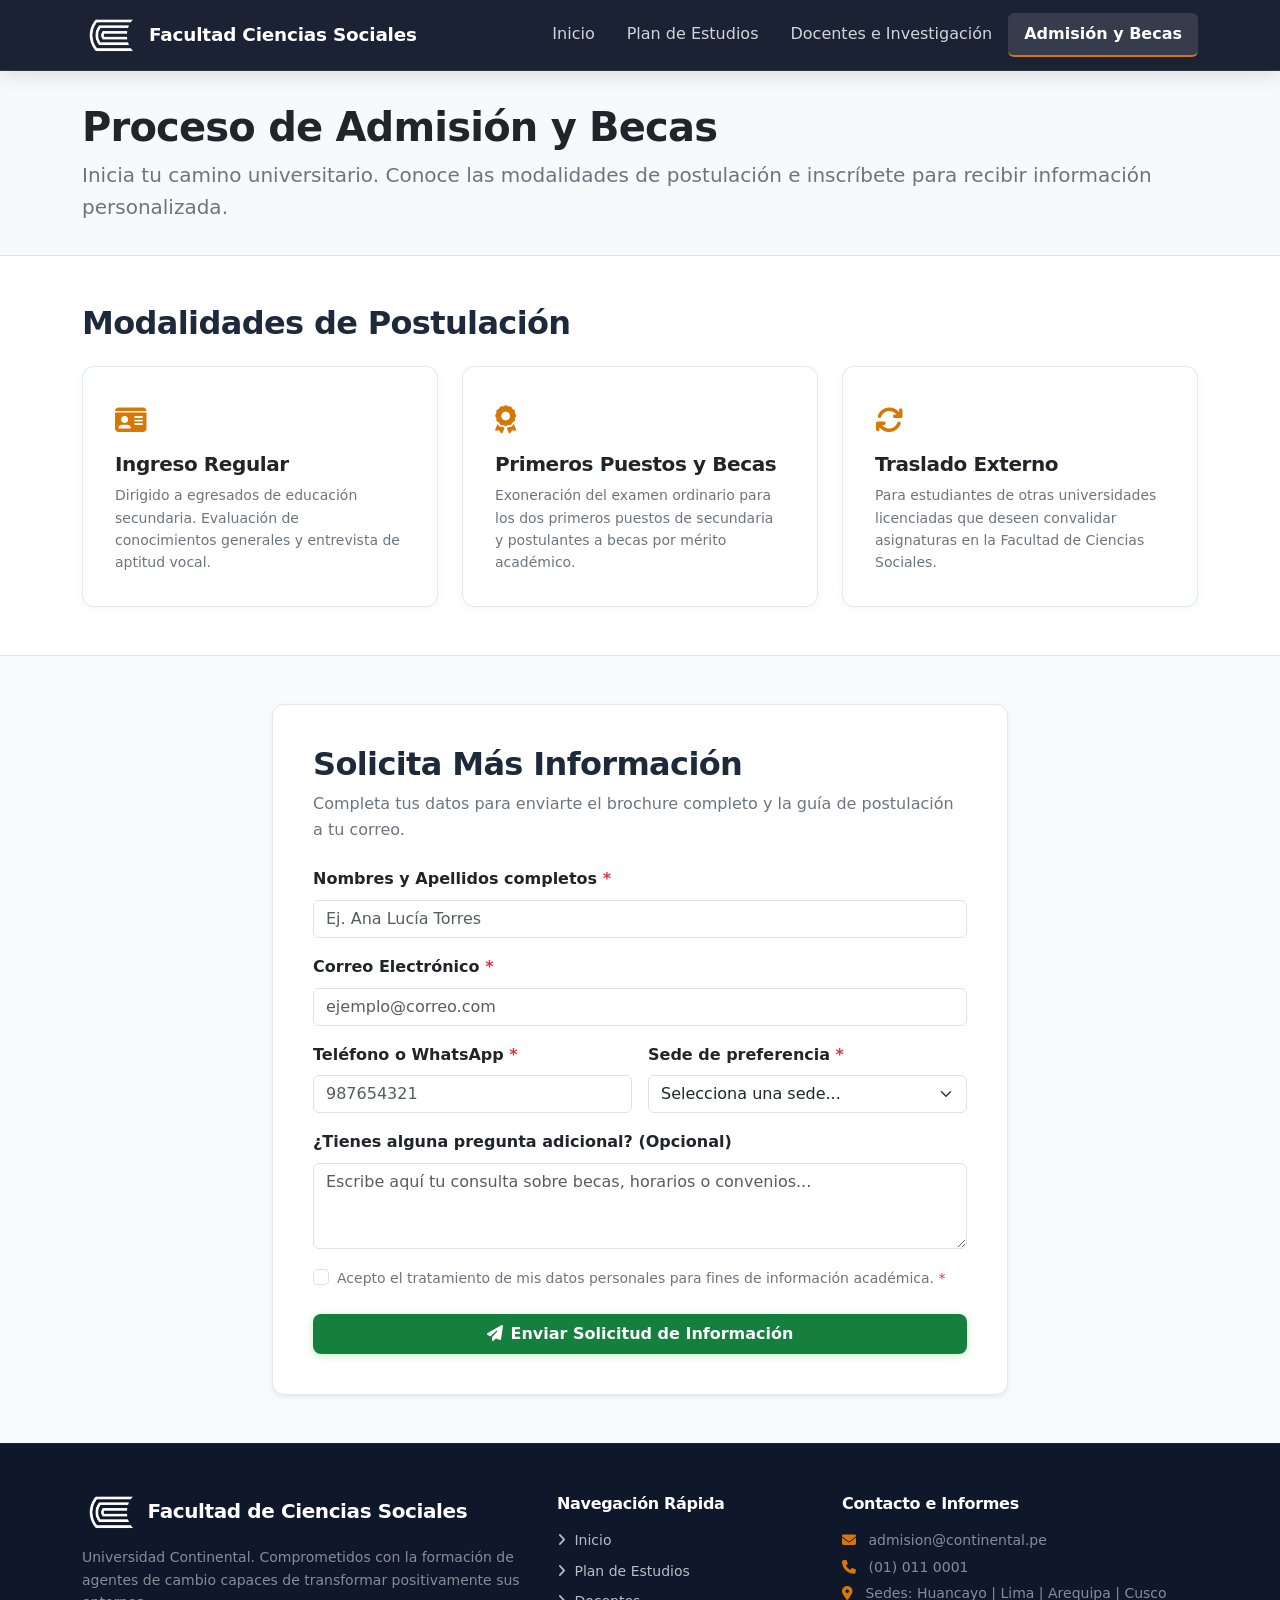
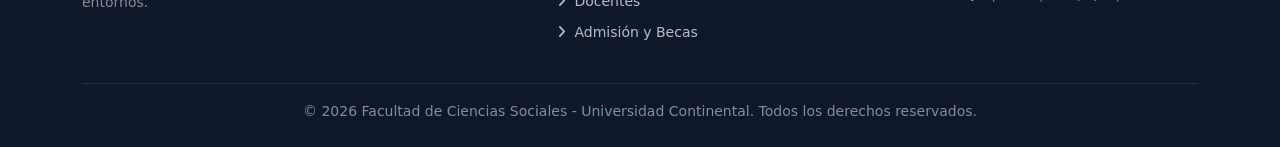
<file: admision.html>
<!DOCTYPE html>
<html lang="es">
<head>
  <meta charset="UTF-8">
  <meta name="viewport" content="width=device-width, initial-scale=1.0">
  <meta name="description" content="Modalidades de ingreso, becas y formulario de postulación a la Licenciatura en Innovación y Gestión Social.">
  <title>Facultad de Ciencias Sociales | Admisión y Becas</title>
  <link rel="icon" type="image/png" href="assets/img/iconoContinental.png">
  <link href="https://cdn.jsdelivr.net/npm/bootstrap@5.3.2/dist/css/bootstrap.min.css" rel="stylesheet">
  <link rel="stylesheet" href="https://cdnjs.cloudflare.com/ajax/libs/font-awesome/6.5.1/css/all.min.css">
  <link rel="stylesheet" href="css/estilos.css">
</head>
<body>

  <a href="#contenido-principal" class="skip-link">Saltar al contenido principal</a>

  <header>
    <nav class="navbar navbar-expand-lg navbar-dark navbar-custom" aria-label="Navegación principal del sitio">
      <div class="container">
        
        <a class="navbar-brand d-flex align-items-center gap-2" href="index.html">
           <img src="assets/img/iconoContinental.png" alt="Loco Universidad Continental" class="logo-navbar">
          <span class="fw-bold">Facultad Ciencias Sociales</span>
        </a>

        <button class="navbar-toggler" type="button" data-bs-toggle="collapse" data-bs-target="#menuPrincipal" 
                aria-controls="menuPrincipal" aria-expanded="false" aria-label="Abrir menú de navegación">
          <span class="navbar-toggler-icon"></span>
        </button>

        <div class="collapse navbar-collapse" id="menuPrincipal">
          <ul class="navbar-nav ms-auto mb-2 mb-lg-0">
            <li class="nav-item">
              <a class="nav-link" href="index.html">Inicio</a>
            </li>
            <li class="nav-item">
              <a class="nav-link" href="plan-estudios.html">Plan de Estudios</a>
            </li>
            <li class="nav-item">
              <a class="nav-link" href="docentes-investigacion.html">Docentes e Investigación</a>
            </li>
            <li class="nav-item">
              <a class="nav-link active" aria-current="page" href="admision.html">Admisión y Becas</a>
            </li>
          </ul>
        </div>

      </div>
    </nav>
  </header>

  <main id="contenido-principal">

    <section class="py-4 bg-light border-bottom" aria-labelledby="titulo-admision">
      <div class="container py-2">
        <h1 id="titulo-admision" class="fw-bold text-dark mb-2">Proceso de Admisión y Becas</h1>
        <p class="lead text-secondary m-0">
          Inicia tu camino universitario. Conoce las modalidades de postulación e inscríbete para recibir información personalizada.
        </p>
      </div>
    </section>

    <section class="py-5 bg-white border-bottom" aria-labelledby="titulo-modalidades">
      <div class="container">
        <h2 id="titulo-modalidades" class="fw-bold mb-4 text-center text-md-start">Modalidades de Postulación</h2>

        <div class="row g-4">
          
          <div class="col-md-4">
            <article class="card card-custom h-100 p-3">
              <div class="card-body">
                <div class="text-warning fs-3 mb-2">
                  <i class="fa-solid fa-id-card" aria-hidden="true"></i>
                </div>
                <h3 class="h5 fw-bold text-dark mb-2">Ingreso Regular</h3>
                <p class="card-text text-secondary small">
                  Dirigido a egresados de educación secundaria. Evaluación de conocimientos generales y entrevista de aptitud vocal.
                </p>
              </div>
            </article>
          </div>

          <div class="col-md-4">
            <article class="card card-custom h-100 p-3">
              <div class="card-body">
                <div class="text-warning fs-3 mb-2">
                  <i class="fa-solid fa-award" aria-hidden="true"></i>
                </div>
                <h3 class="h5 fw-bold text-dark mb-2">Primeros Puestos y Becas</h3>
                <p class="card-text text-secondary small">
                  Exoneración del examen ordinario para los dos primeros puestos de secundaria y postulantes a becas por mérito académico.
                </p>
              </div>
            </article>
          </div>

          <div class="col-md-4">
            <article class="card card-custom h-100 p-3">
              <div class="card-body">
                <div class="text-warning fs-3 mb-2">
                  <i class="fa-solid fa-arrows-rotate" aria-hidden="true"></i>
                </div>
                <h3 class="h5 fw-bold text-dark mb-2">Traslado Externo</h3>
                <p class="card-text text-secondary small">
                  Para estudiantes de otras universidades licenciadas que deseen convalidar asignaturas en la Facultad de Ciencias Sociales.
                </p>
              </div>
            </article>
          </div>

        </div>
      </div>
    </section>

    <section class="py-5" aria-labelledby="titulo-formulario">
      <div class="container">
        
        <div class="row justify-content-center">
          <div class="col-lg-8">
            
            <div class="card card-custom p-4 shadow-sm">
              <div class="card-body">
                
                <h2 id="titulo-formulario" class="fw-bold mb-2 text-center text-md-start">Solicita Más Información</h2>
                <p class="text-secondary mb-4 text-center text-md-start">
                  Completa tus datos para enviarte el brochure completo y la guía de postulación a tu correo.
                </p>

                <div id="mensajeExito" class="alert alert-success d-none mb-4" role="alert">
                  <i class="fa-solid fa-circle-check me-2" aria-hidden="true"></i>
                  <strong>¡Registro exitoso!</strong> Gracias por contactarnos, un asesor de admisión se comunicará contigo pronto.
                </div>

                <form id="formAdmision" novalidate>
                  
                  <div class="mb-3">
                    <label for="nombreCompleto" class="form-label fw-semibold">Nombres y Apellidos completos <span class="text-danger">*</span></label>
                    <input type="text" class="form-control" id="nombreCompleto" placeholder="Ej. Ana Lucía Torres" required>
                    <div class="invalid-feedback">
                      Por favor, ingresa tu nombre y apellido completo.
                    </div>
                  </div>

                  <div class="mb-3">
                    <label for="correoElectronico" class="form-label fw-semibold">Correo Electrónico <span class="text-danger">*</span></label>
                    <input type="email" class="form-control" id="correoElectronico" placeholder="ejemplo@correo.com" required>
                    <div class="invalid-feedback">
                      Ingresa un correo electrónico válido (ejemplo: usuario@dominio.com).
                    </div>
                  </div>

                  <div class="row g-3 mb-3">
                    <div class="col-md-6">
                      <label for="telefonoContacto" class="form-label fw-semibold">Teléfono o WhatsApp <span class="text-danger">*</span></label>
                      <input type="tel" class="form-control" id="telefonoContacto" placeholder="987654321" pattern="[0-9]{9}" required>
                      <div class="invalid-feedback">
                        Ingresa un número de celular válido de 9 dígitos.
                      </div>
                    </div>

                    <div class="col-md-6">
                      <label for="sedeCampus" class="form-label fw-semibold">Sede de preferencia <span class="text-danger">*</span></label>
                      <select class="form-select" id="sedeCampus" required>
                        <option value="" selected disabled>Selecciona una sede...</option>
                        <option value="Huancayo">Sede Huancayo</option>
                        <option value="Lima">Sede Lima</option>
                        <option value="Arequipa">Sede Arequipa</option>
                        <option value="Cusco">Sede Cusco</option>
                      </select>
                      <div class="invalid-feedback">
                        Por favor, selecciona la sede donde deseas estudiar.
                      </div>
                    </div>
                  </div>

                  <div class="mb-3">
                    <label for="mensajeConsulta" class="form-label fw-semibold">¿Tienes alguna pregunta adicional? (Opcional)</label>
                    <textarea class="form-control" id="mensajeConsulta" rows="3" placeholder="Escribe aquí tu consulta sobre becas, horarios o convenios..."></textarea>
                  </div>

                  <div class="mb-4 form-check">
                    <input type="checkbox" class="form-check-input" id="aceptarTerminos" required>
                    <label class="form-check-label text-secondary small" for="aceptarTerminos">
                      Acepto el tratamiento de mis datos personales para fines de información académica. <span class="text-danger">*</span>
                    </label>
                    <div class="invalid-feedback">
                      Debes aceptar los términos para continuar.
                    </div>
                  </div>

                  <button type="submit" class="btn btn-principal w-100 py-2">
                    <i class="fa-solid fa-paper-plane me-2" aria-hidden="true"></i>Enviar Solicitud de Información
                  </button>

                </form>
              </div>
            </div>

          </div>
        </div>

      </div>
    </section>

  </main>

  <footer>
    <div class="container">
      <div class="row g-4 mb-4">
        
        <div class="col-md-5">
          <h2 class="h5 fw-bold text-white mb-3">
           <img src="assets/img/iconoContinental.png" alt="Loco Universidad Continental" class="logo-navbar"> Facultad de Ciencias Sociales
          </h2>
          <p class="small text-white-50">
            Universidad Continental. Comprometidos con la formación de agentes de cambio capaces de transformar positivamente sus entornos.
          </p>
        </div>

        <div class="col-md-3">
          <h2 class="h6 fw-bold text-white mb-3">Navegación Rápida</h2>
          <ul class="list-unstyled small">
            <li class="mb-2"><a href="index.html"><i class="fa-solid fa-angle-right me-1" aria-hidden="true"></i> Inicio</a></li>
            <li class="mb-2"><a href="plan-estudios.html"><i class="fa-solid fa-angle-right me-1" aria-hidden="true"></i> Plan de Estudios</a></li>
            <li class="mb-2"><a href="docentes-investigacion.html"><i class="fa-solid fa-angle-right me-1" aria-hidden="true"></i> Docentes</a></li>
            <li class="mb-2"><a href="admision.html"><i class="fa-solid fa-angle-right me-1" aria-hidden="true"></i> Admisión y Becas</a></li>
          </ul>
        </div>

        <div class="col-md-4">
          <h2 class="h6 fw-bold text-white mb-3">Contacto e Informes</h2>
          <p class="small text-white-50 mb-1">
            <i class="fa-solid fa-envelope me-2 text-warning" aria-hidden="true"></i> admision@continental.pe
          </p>
          <p class="small text-white-50 mb-1">
            <i class="fa-solid fa-phone me-2 text-warning" aria-hidden="true"></i> (01) 011 0001
          </p>
          <p class="small text-white-50">
            <i class="fa-solid fa-location-dot me-2 text-warning" aria-hidden="true"></i> Sedes: Huancayo | Lima | Arequipa | Cusco
          </p>
        </div>

      </div>

      <hr class="border-secondary my-3">

      <p class="text-center small text-white-50 m-0">
        &copy; 2026 Facultad de Ciencias Sociales - Universidad Continental. Todos los derechos reservados.
      </p>
    </div>
  </footer>
  <script src="https://cdn.jsdelivr.net/npm/bootstrap@5.3.2/dist/js/bootstrap.bundle.min.js"></script>
  
  <script src="js/script.js"></script>
</body>
</html>
</file>
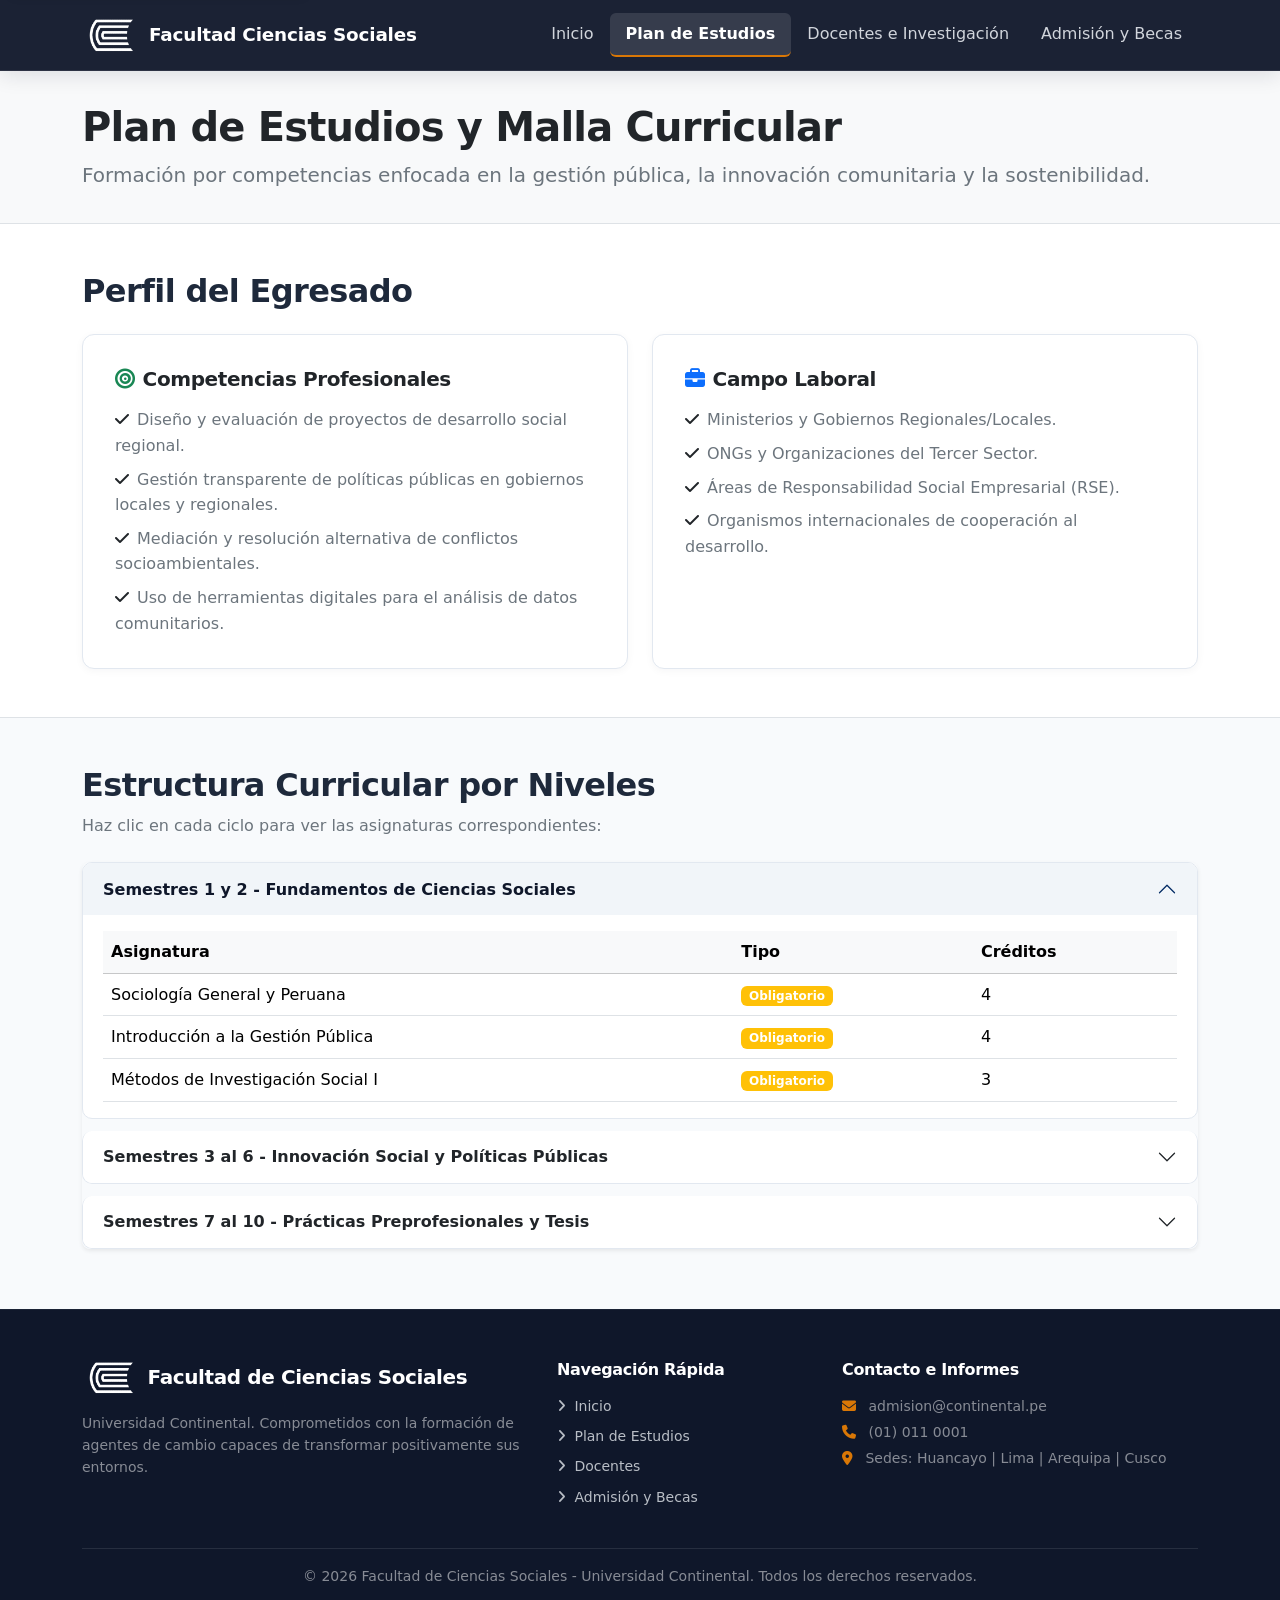
<file: plan-estudios.html>
<!DOCTYPE html>
<html lang="es">
<head>
  <meta charset="UTF-8">
  <meta name="viewport" content="width=device-width, initial-scale=1.0">
  <meta name="description" content="Malla curricular y perfil del egresado de la Licenciatura en Innovación y Gestión Social.">
  <title>Facultad de Ciencias Sociales | Plan de Estudios</title>
  <link rel="icon" type="image/png" href="assets/img/iconoContinental.png">
  <link href="https://cdn.jsdelivr.net/npm/bootstrap@5.3.2/dist/css/bootstrap.min.css" rel="stylesheet">
  <link rel="stylesheet" href="https://cdnjs.cloudflare.com/ajax/libs/font-awesome/6.5.1/css/all.min.css">
  <link rel="stylesheet" href="css/estilos.css">
</head>
<body>

  <a href="#contenido-principal" class="skip-link">Saltar al contenido principal</a>

  <header>
    <nav class="navbar navbar-expand-lg navbar-dark navbar-custom" aria-label="Navegación principal del sitio">
      <div class="container">
        
        <a class="navbar-brand d-flex align-items-center gap-2" href="index.html">
           <img src="assets/img/iconoContinental.png" alt="Loco Universidad Continental" class="logo-navbar">
          <span class="fw-bold">Facultad Ciencias Sociales</span>
        </a>

        <button class="navbar-toggler" type="button" data-bs-toggle="collapse" data-bs-target="#menuPrincipal" 
                aria-controls="menuPrincipal" aria-expanded="false" aria-label="Abrir menú de navegación">
          <span class="navbar-toggler-icon"></span>
        </button>

        <div class="collapse navbar-collapse" id="menuPrincipal">
          <ul class="navbar-nav ms-auto mb-2 mb-lg-0">
            <li class="nav-item">
              <a class="nav-link" href="index.html">Inicio</a>
            </li>
            <li class="nav-item">
              <a class="nav-link active" aria-current="page" href="plan-estudios.html">Plan de Estudios</a>
            </li>
            <li class="nav-item">
              <a class="nav-link" href="docentes-investigacion.html">Docentes e Investigación</a>
            </li>
            <li class="nav-item">
              <a class="nav-link" href="admision.html">Admisión y Becas</a>
            </li>
          </ul>
        </div>

      </div>
    </nav>
  </header>

  <main id="contenido-principal">

    <section class="py-4 bg-light border-bottom" aria-labelledby="titulo-plan">
      <div class="container py-2">
        <h1 id="titulo-plan" class="fw-bold text-dark mb-2">Plan de Estudios y Malla Curricular</h1>
        <p class="lead text-secondary m-0">
          Formación por competencias enfocada en la gestión pública, la innovación comunitaria y la sostenibilidad.
        </p>
      </div>
    </section>

    <section class="py-5 bg-white border-bottom" aria-labelledby="titulo-perfil">
      <div class="container">
        <h2 id="titulo-perfil" class="fw-bold mb-4">Perfil del Egresado</h2>
        
        <div class="row g-4">
          <div class="col-md-6">
            <div class="card card-custom h-100 p-3">
              <div class="card-body">
                <h3 class="h5 fw-bold text-dark mb-3">
                  <i class="fa-solid fa-bullseye text-success me-2" aria-hidden="true"></i>Competencias Profesionales
                </h3>
                <ul class="list-unstyled text-secondary m-0">
                  <li class="mb-2"><i class="fa-solid fa-check text-dark me-2" aria-hidden="true"></i>Diseño y evaluación de proyectos de desarrollo social regional.</li>
                  <li class="mb-2"><i class="fa-solid fa-check text-dark me-2" aria-hidden="true"></i>Gestión transparente de políticas públicas en gobiernos locales y regionales.</li>
                  <li class="mb-2"><i class="fa-solid fa-check text-dark me-2" aria-hidden="true"></i>Mediación y resolución alternativa de conflictos socioambientales.</li>
                  <li><i class="fa-solid fa-check text-dark me-2" aria-hidden="true"></i>Uso de herramientas digitales para el análisis de datos comunitarios.</li>
                </ul>
              </div>
            </div>
          </div>

          <div class="col-md-6">
            <div class="card card-custom h-100 p-3">
              <div class="card-body">
                <h3 class="h5 fw-bold text-dark mb-3">
                  <i class="fa-solid fa-briefcase text-primary me-2" aria-hidden="true"></i>Campo Laboral
                </h3>
                <ul class="list-unstyled text-secondary m-0">
                  <li class="mb-2"><i class="fa-solid fa-check text-dark me-2" aria-hidden="true"></i>Ministerios y Gobiernos Regionales/Locales.</li>
                  <li class="mb-2"><i class="fa-solid fa-check text-dark me-2" aria-hidden="true"></i>ONGs y Organizaciones del Tercer Sector.</li>
                  <li class="mb-2"><i class="fa-solid fa-check text-dark me-2" aria-hidden="true"></i>Áreas de Responsabilidad Social Empresarial (RSE).</li>
                  <li><i class="fa-solid fa-check text-dark me-2" aria-hidden="true"></i>Organismos internacionales de cooperación al desarrollo.</li>
                </ul>
              </div>
            </div>
          </div>
        </div>

      </div>
    </section>

    <section class="py-5" aria-labelledby="titulo-malla">
      <div class="container">
        
        <div class="mb-4">
          <h2 id="titulo-malla" class="fw-bold mb-2">Estructura Curricular por Niveles</h2>
          <p class="text-secondary">Haz clic en cada ciclo para ver las asignaturas correspondientes:</p>
        </div>

        <div class="accordion shadow-sm rounded-3" id="acordeonMalla">

          <div class="accordion-item">
            <h3 class="accordion-header" id="headingUno">
              <button class="accordion-button fw-bold" type="button" data-bs-toggle="collapse" 
                      data-bs-target="#collapseUno" aria-expanded="true" aria-controls="collapseUno">
                Semestres 1 y 2 - Fundamentos de Ciencias Sociales
              </button>
            </h3>
            <div id="collapseUno" class="accordion-collapse collapse show" aria-labelledby="headingUno" data-bs-parent="#acordeonMalla">
              <div class="accordion-body">
                <div class="table-responsive">
                  <table class="table table-hover align-middle m-0">
                    <thead class="table-light">
                      <tr>
                        <th scope="col">Asignatura</th>
                        <th scope="col">Tipo</th>
                        <th scope="col">Créditos</th>
                      </tr>
                    </thead>
                    <tbody>
                      <tr>
                        <td>Sociología General y Peruana</td>
                        <td><span class="badge bg-warning">Obligatorio</span></td>
                        <td>4</td>
                      </tr>
                      <tr>
                        <td>Introducción a la Gestión Pública</td>
                        <td><span class="badge bg-warning">Obligatorio</span></td>
                        <td>4</td>
                      </tr>
                      <tr>
                        <td>Métodos de Investigación Social I</td>
                        <td><span class="badge bg-warning">Obligatorio</span></td>
                        <td>3</td>
                      </tr>
                    </tbody>
                  </table>
                </div>
              </div>
            </div>
          </div>

          <div class="accordion-item">
            <h3 class="accordion-header" id="headingDos">
              <button class="accordion-button collapsed fw-bold" type="button" data-bs-toggle="collapse" 
                      data-bs-target="#collapseDos" aria-expanded="false" aria-controls="collapseDos">
                Semestres 3 al 6 - Innovación Social y Políticas Públicas
              </button>
            </h3>
            <div id="collapseDos" class="accordion-collapse collapse" aria-labelledby="headingDos" data-bs-parent="#acordeonMalla">
              <div class="accordion-body">
                <div class="table-responsive">
                  <table class="table table-hover align-middle m-0">
                    <thead class="table-light">
                      <tr>
                        <th scope="col">Asignatura</th>
                        <th scope="col">Tipo</th>
                        <th scope="col">Créditos</th>
                      </tr>
                    </thead>
                    <tbody>
                      <tr>
                        <td>Diseño y Evaluación de Proyectos Sociales</td>
                        <td><span class="badge bg-primary">Especialidad</span></td>
                        <td>5</td>
                      </tr>
                      <tr>
                        <td>Gestión del Desarrollo Territorial</td>
                        <td><span class="badge bg-primary">Especialidad</span></td>
                        <td>4</td>
                      </tr>
                      <tr>
                        <td>Mecanismos de Participación Ciudadana</td>
                        <td><span class="badge bg-warning">Obligatorio</span></td>
                        <td>3</td>
                      </tr>
                    </tbody>
                  </table>
                </div>
              </div>
            </div>
          </div>

          <div class="accordion-item">
            <h3 class="accordion-header" id="headingTres">
              <button class="accordion-button collapsed fw-bold" type="button" data-bs-toggle="collapse" 
                      data-bs-target="#collapseTres" aria-expanded="false" aria-controls="collapseTres">
                Semestres 7 al 10 - Prácticas Preprofesionales y Tesis
              </button>
            </h3>
            <div id="collapseTres" class="accordion-collapse collapse" aria-labelledby="headingTres" data-bs-parent="#acordeonMalla">
              <div class="accordion-body">
                <div class="table-responsive">
                  <table class="table table-hover align-middle m-0">
                    <thead class="table-light">
                      <tr>
                        <th scope="col">Asignatura</th>
                        <th scope="col">Tipo</th>
                        <th scope="col">Créditos</th>
                      </tr>
                    </thead>
                    <tbody>
                      <tr>
                        <td>Laboratorio de Innovación Social (Practicum)</td>
                        <td><span class="badge bg-success">Práctica</span></td>
                        <td>6</td>
                      </tr>
                      <tr>
                        <td>Seminario de Tesis I y II</td>
                        <td><span class="badge bg-primary">Especialidad</span></td>
                        <td>5</td>
                      </tr>
                      <tr>
                        <td>Ética en la Gestión Pública</td>
                        <td><span class="badge bg-warning">Obligatorio</span></td>
                        <td>3</td>
                      </tr>
                    </tbody>
                  </table>
                </div>
              </div>
            </div>
          </div>

        </div>

      </div>
    </section>

  </main>
  <footer>
    <div class="container">
      <div class="row g-4 mb-4">
        
        <div class="col-md-5">
          <h2 class="h5 fw-bold text-white mb-3">
           <img src="assets/img/iconoContinental.png" alt="Loco Universidad Continental" class="logo-navbar"> Facultad de Ciencias Sociales
          </h2>
          <p class="small text-white-50">
            Universidad Continental. Comprometidos con la formación de agentes de cambio capaces de transformar positivamente sus entornos.
          </p>
        </div>

        <div class="col-md-3">
          <h2 class="h6 fw-bold text-white mb-3">Navegación Rápida</h2>
          <ul class="list-unstyled small">
            <li class="mb-2"><a href="index.html"><i class="fa-solid fa-angle-right me-1" aria-hidden="true"></i> Inicio</a></li>
            <li class="mb-2"><a href="plan-estudios.html"><i class="fa-solid fa-angle-right me-1" aria-hidden="true"></i> Plan de Estudios</a></li>
            <li class="mb-2"><a href="docentes-investigacion.html"><i class="fa-solid fa-angle-right me-1" aria-hidden="true"></i> Docentes</a></li>
            <li class="mb-2"><a href="admision.html"><i class="fa-solid fa-angle-right me-1" aria-hidden="true"></i> Admisión y Becas</a></li>
          </ul>
        </div>

        <div class="col-md-4">
          <h2 class="h6 fw-bold text-white mb-3">Contacto e Informes</h2>
          <p class="small text-white-50 mb-1">
            <i class="fa-solid fa-envelope me-2 text-warning" aria-hidden="true"></i> admision@continental.pe
          </p>
          <p class="small text-white-50 mb-1">
            <i class="fa-solid fa-phone me-2 text-warning" aria-hidden="true"></i> (01) 011 0001
          </p>
          <p class="small text-white-50">
            <i class="fa-solid fa-location-dot me-2 text-warning" aria-hidden="true"></i> Sedes: Huancayo | Lima | Arequipa | Cusco
          </p>
        </div>

      </div>

      <hr class="border-secondary my-3">

      <p class="text-center small text-white-50 m-0">
        &copy; 2026 Facultad de Ciencias Sociales - Universidad Continental. Todos los derechos reservados.
      </p>
    </div>
  </footer>

  <script src="https://cdn.jsdelivr.net/npm/bootstrap@5.3.2/dist/js/bootstrap.bundle.min.js"></script>
</body>
</html>
</file>
<file: css/estilos.css>
/* variable de colores  */
:root {
  --color-primario: #0f172a;      
  --color-primario-suave: #1e293b;  
  --color-secundario: #c2410c;    
  --color-secundario-hover: #9a3412;
  --color-dorado: #d97706;         
  --color-fondo: #f8fafc;           
  --color-tarjeta: #ffffff;        
  --color-borde: #e2e8f0;          
  --color-texto: #1e293b;           
  --color-texto-suave: #64748b;  
  --color-boton:  #15803d;
}

body {
  font-family: system-ui, -apple-system, "Segoe UI", Roboto, "Helvetica Neue", Arial, sans-serif;
  color: var(--color-texto);
  background-color: var(--color-fondo);
  line-height: 1.6;
}

/* Ajuste de los titulos  */
h1, h2, h3, h4, h5, h6 {
  color: var(--color-primario-suave);
  font-weight: 700;
  letter-spacing: -0.02em;
}

/* Enlace visible solo al presionar la tecla TAB */
.skip-link {
  position: absolute;
  top: -60px;
  left: 10px;
  background-color: var(--color-secundario);
  color: #ffffff;
  padding: 12px 20px;
  z-index: 9999;
  text-decoration: none;
  font-weight: bold;
  border-radius: 0 0 8px 8px;
  box-shadow: 0 4px 12px rgba(0, 0, 0, 0.2);
  transition: top 0.2s ease;
}

.skip-link:focus {
  top: 0;
}

/* Borde visible en botones y enlaces seleccionados con teclado */
a:focus-visible, 
button:focus-visible, 
input:focus-visible, 
select:focus-visible, 
textarea:focus-visible {
  outline: 3px solid var(--color-secundario) !important;
  outline-offset: 3px !important;
  border-radius: 4px;
}

/* Header para mantener la navegación siempre arriba */
header {
  position: sticky;
  top: 0;
  z-index: 1030;
}

.logo-navbar {
  height: 36px;
  width: auto;
  object-fit: contain;
}
/* estilo para Navbar */
.navbar-custom {
  background-color: rgba(15, 23, 42, 0.95) !important;
  backdrop-filter: blur(10px);
  -webkit-backdrop-filter: blur(10px);
  border-bottom: 1px solid rgba(255, 255, 255, 0.08);
  box-shadow: 0 4px 20px rgba(15, 23, 42, 0.12);
  padding-top: 12px;
  padding-bottom: 12px;
}

.navbar-custom .navbar-brand {
  font-size: 1.15rem;
  letter-spacing: -0.01em;
}

.navbar-custom .nav-link {
  color: rgba(241, 245, 249, 0.85) !important;
  font-weight: 500;
  padding: 8px 16px !important;
  border-radius: 6px;
  transition: all 0.2s ease;
}

.navbar-custom .nav-link:hover {
  color: #ffffff !important;
  background-color: rgba(255, 255, 255, 0.08);
}

/* Indicador de pagina activa en el menu */
.navbar-custom .nav-link.active {
  color: #ffffff !important;
  font-weight: 600;
  background-color: rgba(255, 255, 255, 0.12);
  border-bottom: 2px solid var(--color-dorado);
}

/* Boton principal personalizado */
.btn-principal {
  background-color: var(--color-boton);
  color: #ffffff;
  font-weight: 600;
  border: none;
  padding: 12px 28px;
  border-radius: 8px;
  box-shadow: 0 2px 8px rgba(27, 194, 12, 0.25);
  transition: all 0.2s cubic-bezier(0.16, 1, 0.3, 1);
}

.btn-principal:hover {
  background-color: var(--color-boton);
  color: #ffffff;
  transform: translateY(-2px);
  box-shadow: 0 6px 16px rgba(23, 138, 8, 0.35);
}

.btn-principal:active {
  transform: translateY(0);
}

/* Tarjetas de contenido  */
.card-custom {
  background-color: var(--color-tarjeta);
  border: 1px solid var(--color-borde);
  border-radius: 12px;
  box-shadow: 0 2px 8px rgba(15, 23, 42, 0.04);
  transition: transform 0.25s ease, box-shadow 0.25s ease, border-color 0.25s ease;
}

.card-custom:hover {
  transform: translateY(-4px);
  border-color: #cbd5e1;
  box-shadow: 0 12px 24px rgba(15, 23, 42, 0.08);
}

.text-warning {
  color: var(--color-dorado) !important;
}

/* Estilos de Acordeón para Plan de Estudios */
.accordion-item {
  border: 1px solid var(--color-borde);
  border-radius: 10px !important;
  overflow: hidden;
  margin-bottom: 12px;
}

.accordion-button:not(.collapsed) {
  background-color: #f1f5f9;
  color: var(--color-primario);
  box-shadow: none;
}

.accordion-button:focus {
  box-shadow: none;
  border-color: var(--color-borde);
}

/* Pie de pagina  */
footer {
  background-color: var(--color-primario);
  color: #f8fafc;
  padding: 50px 0 25px 0;
  border-top: 1px solid rgba(255, 255, 255, 0.05);
}

footer a {
  color: rgba(241, 245, 249, 0.75);
  text-decoration: none;
  transition: color 0.2s ease;
}

footer a:hover {
  color: #ffffff;
  text-decoration: underline;
}
</file>
